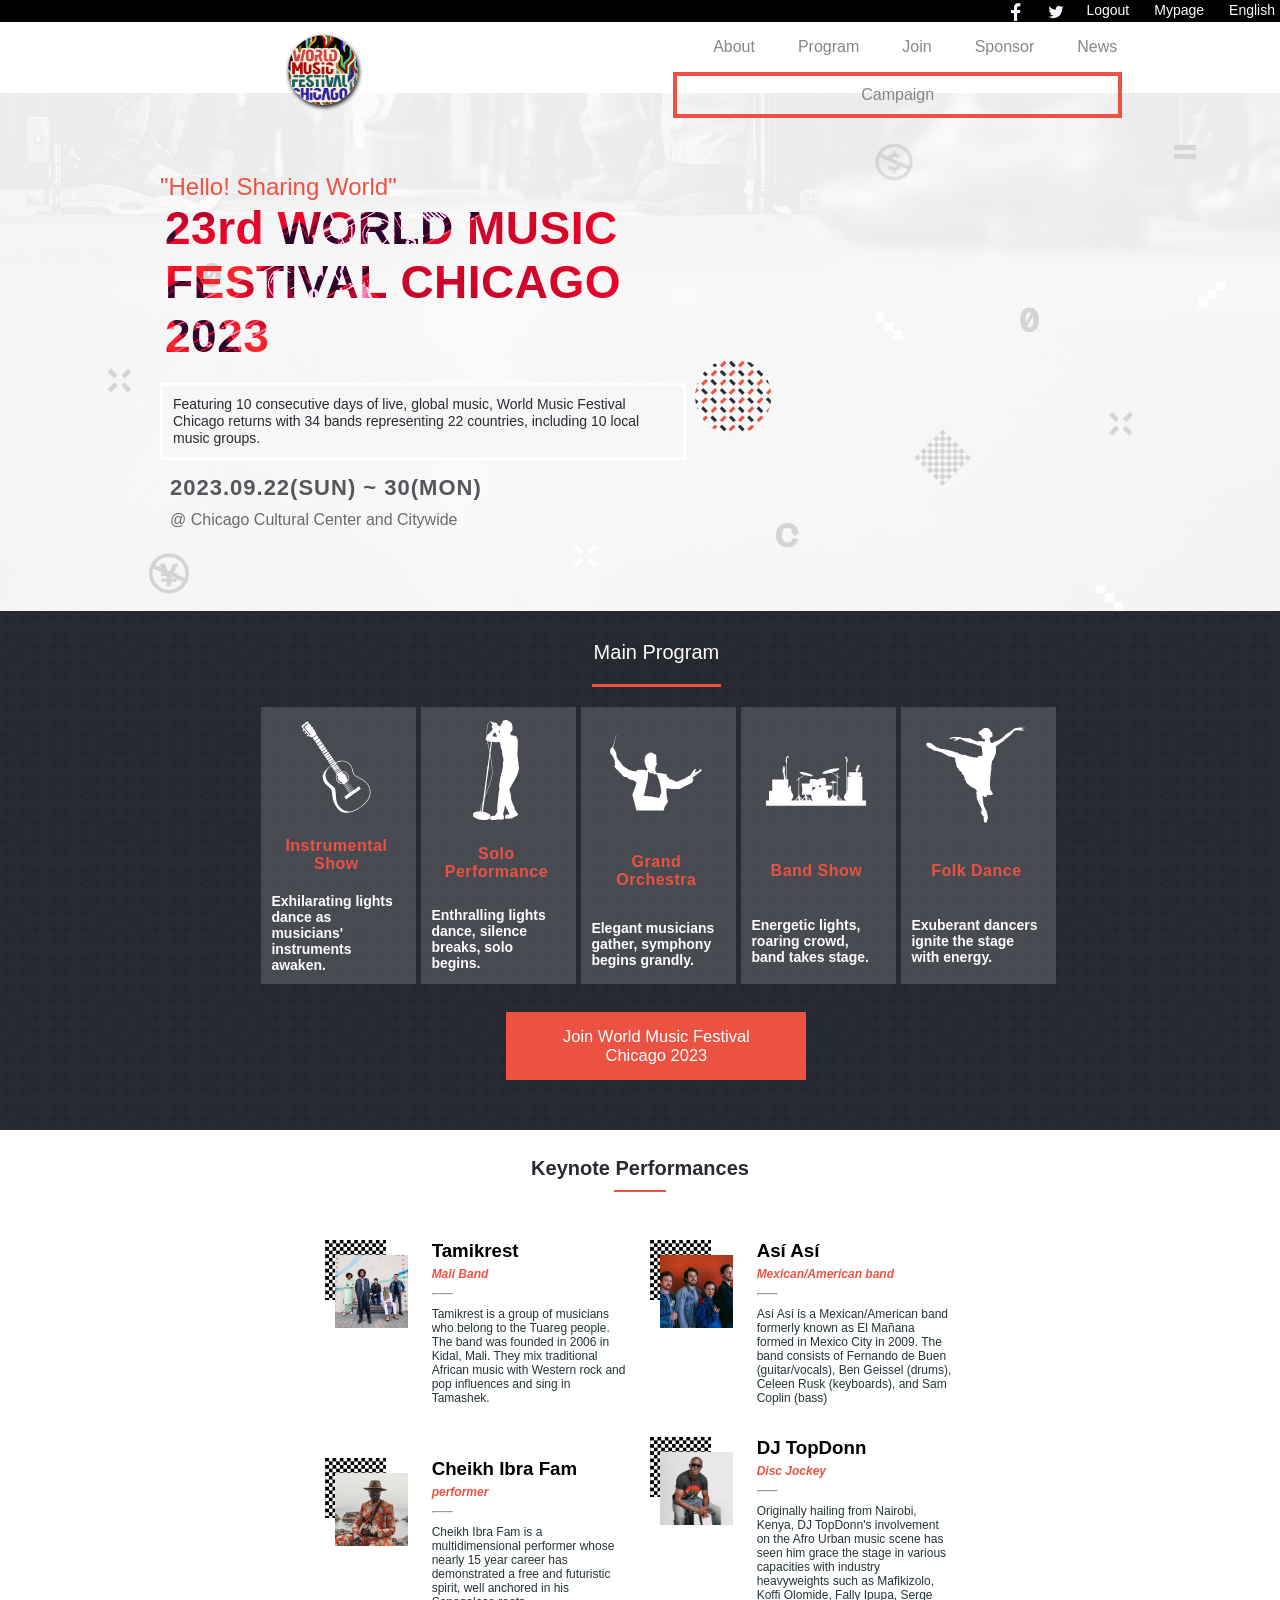
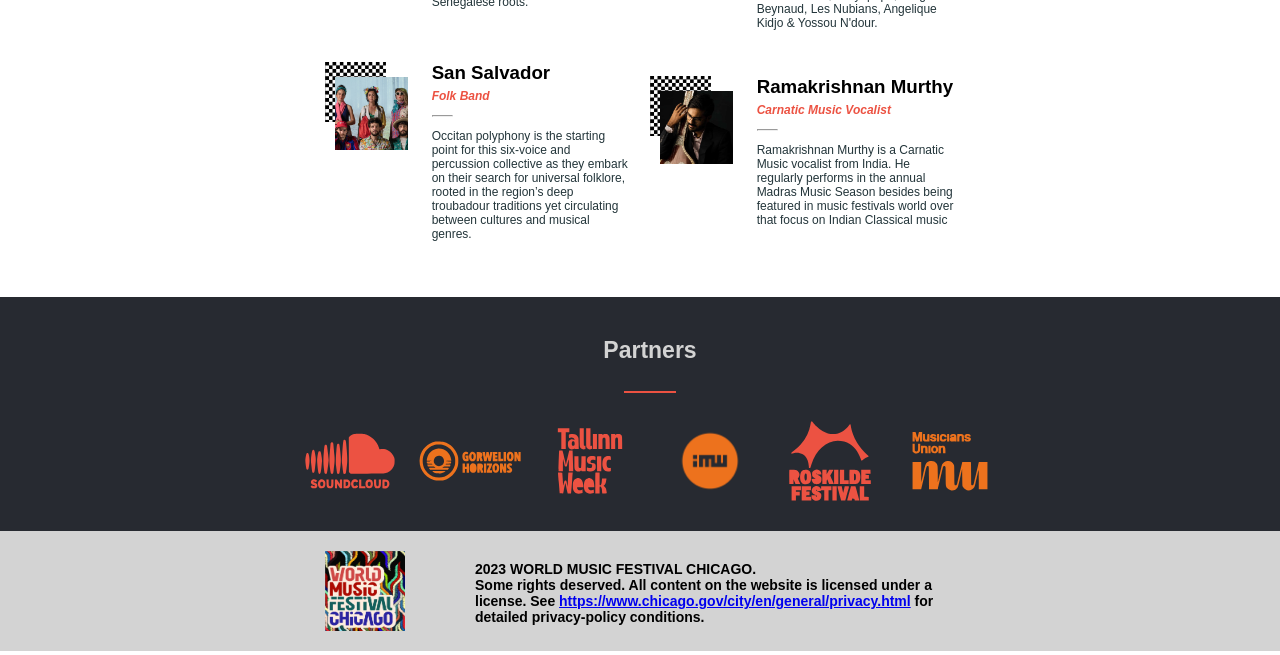
<file: index.html>
<!DOCTYPE html>
<html>
<head>
    <meta charset='utf-8'>
    <meta http-equiv='X-UA-Compatible' content='IE=edge'>
    <title>WORLD MUSIC FESTIVAL CHICAGO 2023</title>
    <meta name='viewport' content='width=device-width, initial-scale=1'>
    <link rel = "icon" href ="./images/logo.png" type = "image/x-icon">
    <link rel='stylesheet' type='text/css' media='screen' href='styles/home-styles.css'>
    <link rel='stylesheet' type='text/css' media='screen' href='styles/desktop-styles.css'>
    <link rel="preconnect" href="https://fonts.googleapis.com">
    <link rel="preconnect" href="https://fonts.gstatic.com" crossorigin>
    <link href="https://fonts.googleapis.com/css2?family=Inter:wght@400;500;600;700;800&display=swap" rel="stylesheet">
    <link href="https://fonts.cdnfonts.com/css/cocogoose" rel="stylesheet">
</head>
<body>
    <header class="nav-container">
        <img src="./images/mobile_menu.png" class="nav-icon" alt="Nav-bar Hamburger">
        <div class="log">
            <span></span>
            <div class="log-link-container">     
                <ul>
                    <li><a href="https://facebook.com"> <img src="images/facebook.png" alt=""></a></li>
                    <li><a href="https://twitter.com"><img src="images/twitter.png" alt=""></a></li>
                    <li><a href="#">Logout</a></li>
                    <li><a href="#">Mypage</a></li>
                    <li><a href="#">English</a></li>
                </ul>
            </div>
        </div>
            <nav class="nav-bar">
                <a href="index.html"><img src="images/wmflogo.jpg" alt="logo"></a>
                <div class="nav-link-container">
                    <ul>
                        <li><a href="about.html">About</a></li>
                        <li><a href="#">Program</a></li>
                        <li><a href="#">Join</a></li>
                        <li><a href="#">Sponsor</a></li>
                        <li><a href="#">News</a></li>
                    </ul>
                        <span class="campaign"><a href="#">Campaign</a></span>
                </div>
            </nav>
    </header>
    <main>
        <div class="mobile-menu-container">
            <div class="header-mobile">
                <div class="cross"></div>
                <nav class="nav-mobile">
                    <ul>
                        <li><a href="index.html">Home</a></li>
                        <li><a href="about.html">About</a></li>
                        <li><a href="#">Program</a></li>
                        <li><a href="#">Join</a></li>
                        <li><a href="#">Sponsor</a></li>
                        <li><a href="#">News</a></li>
                    </ul>
                </nav>
            </div>
        </div>
        <section class="home">
            <div class="home-container">
                <h2>"Hello! Sharing World"</h2>
                <div class="headline-container">
                    <h1 class="home-headline">23rd WORLD MUSIC FESTIVAL CHICAGO 2023</h1>
                </div>
                <div class="details">
                    <p>Featuring 10 consecutive days of live, global music, World Music Festival Chicago returns with 34 bands representing 22 countries, including 10 local music groups.</p>
                </div>
                <div class="date">
                    <p> 2023.09.22(SUN) ~ 30(MON)</p>
                </div>
                <div class="place">
                    <p>@ Chicago Cultural Center and Citywide</p>
                </div>
            </div>
        </section>
        <section class="main-program">
            <h2>Main Program</h2>
            <img src="./images/separetor.png" class="separator" alt="">
            <div class="event-container">
                <div class="event">
                    <div class="event-details">
                        <img src="./images/instrumental.svg" alt="instrumental-1" class="event-icon">
                        <h4>Instrumental Show</h4>
                        <p>Exhilarating lights dance as musicians' instruments awaken.</p>
                    </div>
                </div>
                <div class="event">
                    <div class="event-details">
                        <img src="./images/solo.svg" alt="" class="event-icon">
                        <h4>Solo Performance</h4>
                        <p>Enthralling lights dance, silence breaks, solo begins.</p>
                    </div>
                </div>
                <div class="event">
                    <div class="event-details">
                        <img src="./images/conductor-1.svg" alt="" class="event-icon">
                        <h4>Grand Orchestra</h4>
                        <p>Elegant musicians gather, symphony begins grandly.</p>
                    </div>
                </div>
                <div class="event">
                    <div class="event-details">
                        <img src="./images/band.svg" alt="" class="event-icon">
                        <h4>Band Show</h4>
                        <p>Energetic lights, roaring crowd, band takes stage.</p>
                    </div>
                </div>
                <div class="event">
                    <div class="event-details">
                        <img src="./images/dance.svg" alt="" class="event-icon">
                        <h4>Folk Dance</h4>
                        <p>Exuberant dancers ignite the stage with energy.</p>
                    </div>
                </div>
            </div>
            <button class="join-btn">Join World Music Festival Chicago 2023</button>
        </section>
        <section class="feature">
            <h2 class="performers-title">Keynote Performances</h2>
            <hr class="underline">
            <div class="performer-container">  
            <div class="performer">
                    <div class="performer-photo-container">
                        <img src="./images/Tamikrest.jpg" alt="performer-photo" class="performer-img">
                    </div>
                    <div class="performer-text-container">   
                        <h3 class="performer-name">Tamikrest</h3>
                        <p class="performer-type">Mali Band</p>
                        <hr class="dash"> 
                        <p class="performer-intro">Tamikrest is a group of musicians who belong to the Tuareg people. The band was founded in 2006 in Kidal, Mali. They mix traditional African music with Western rock and pop influences and sing in Tamashek.</p>
                    </div> 
                </div>
              
            <div class="performer">
                    <div class="performer-photo-container">
                        <img src="./images/AsíAsí.jpg" alt="performer-photo" class="performer-img">
                    </div>
                    <div class="performer-text-container">   
                        <h3 class="performer-name">Así Así</h3>
                        <p class="performer-type">Mexican/American band</p>
                        <hr class="dash"> 
                        <p class="performer-intro">Así Así is a Mexican/American band formerly known as El Mañana formed in Mexico City in 2009. The band consists of Fernando de Buen (guitar/vocals), Ben Geissel (drums), Celeen Rusk (keyboards), and Sam Coplin (bass)</p>
                    </div> 
                </div>
              
            <div class="performer">
                    <div class="performer-photo-container">
                        <img src="./images/CheikhIbraFam.jpg" alt="performer-photo" class="performer-img">
                    </div>
                    <div class="performer-text-container">   
                        <h3 class="performer-name">Cheikh Ibra Fam</h3>
                        <p class="performer-type">performer</p>
                        <hr class="dash"> 
                        <p class="performer-intro">Cheikh Ibra Fam is a multidimensional performer whose nearly 15 year career has demonstrated a free and futuristic spirit, well anchored in his Senegalese roots.</p>
                    </div> 
                </div>
              
            <div class="performer">
                    <div class="performer-photo-container">
                        <img src="./images/topdonn.jpg" alt="performer-photo" class="performer-img">
                    </div>
                    <div class="performer-text-container">   
                        <h3 class="performer-name">DJ TopDonn</h3>
                        <p class="performer-type">Disc Jockey</p>
                        <hr class="dash"> 
                        <p class="performer-intro">Originally hailing from Nairobi, Kenya, DJ TopDonn's involvement on the Afro Urban music scene has seen him grace the stage in various capacities with industry heavyweights such as Mafikizolo, Koffi Olomide, Fally Ipupa, Serge Beynaud, Les Nubians, Angelique Kidjo & Yossou N'dour.</p>
                    </div> 
                </div>
              
            <div class="performer">
                    <div class="performer-photo-container">
                        <img src="./images/SanSalvador.jpg" alt="performer-photo" class="performer-img">
                    </div>
                    <div class="performer-text-container">   
                        <h3 class="performer-name">San Salvador</h3>
                        <p class="performer-type">Folk Band</p>
                        <hr class="dash"> 
                        <p class="performer-intro">Occitan polyphony is the starting point for this six-voice and percussion collective as they embark on their search for universal folklore, rooted in the region’s deep troubadour traditions yet circulating between cultures and musical genres. </p>
                    </div> 
                </div>
              
            <div class="performer">
                    <div class="performer-photo-container">
                        <img src="./images/rammurthy.jpg" alt="performer-photo" class="performer-img">
                    </div>
                    <div class="performer-text-container">   
                        <h3 class="performer-name">Ramakrishnan Murthy</h3>
                        <p class="performer-type">Carnatic Music Vocalist</p>
                        <hr class="dash"> 
                        <p class="performer-intro">Ramakrishnan Murthy is a Carnatic Music vocalist from India. He regularly performs in the annual Madras Music Season besides being featured in music festivals world over that focus on Indian Classical music</p>
                    </div> 
                </div>
            <div class="more-btn-container">
                <button class="moreBtn">More <span class="btnIcon">^</span> </button>
            </div>
        </div>
    </section>
    <section class="sponsers-sect">
        <h2 class="sponsers-title">Partners</h2>
        <img src="images/separetor.png" alt="underline" class="underline">
        <div class="sponsers-div">
            <img src="./images/soundcloud_logo.svg" alt="sponser-logo" class="sponser-logo">
            <img src="./images/gorwelionhorizons_logo.svg" alt="sponser-logo" class="sponser-logo">
            <img src="./images/tmw.svg" alt="sponser-logo" class="sponser-logo">
            <img src="./images/imw_logo.png" alt="sponser-logo" class="sponser-logo">
            <img src="./images/roskildefestival_logo.svg" alt="sponser-logo" class="sponser-logo">
            <img src="./images/themusiciansunion_logo.svg" alt="sponser-logo" class="sponser-logo">
        </div>
      </div>
    </section>
</main>
    <footer>
        <div class="footer-container">
            <div class="footer-logo-container">
              <a href="index.html"><img src="./images/wmflogo.jpg" alt="logo" class="footer-logo"></a>
            </div>
            <div class="footer-details">2023 WORLD MUSIC FESTIVAL CHICAGO.
              <br>
              Some rights deserved. All content on the website is licensed under a license. See <span><a href="https://www.chicago.gov/city/en/general/privacy.html" class="privacy-link">https://www.chicago.gov/city/en/general/privacy.html</a></span> for detailed privacy-policy conditions.</div>
          </div>
        </div>
    </footer>
    <script src="main.js"></script>
</body>
</html>
</file>
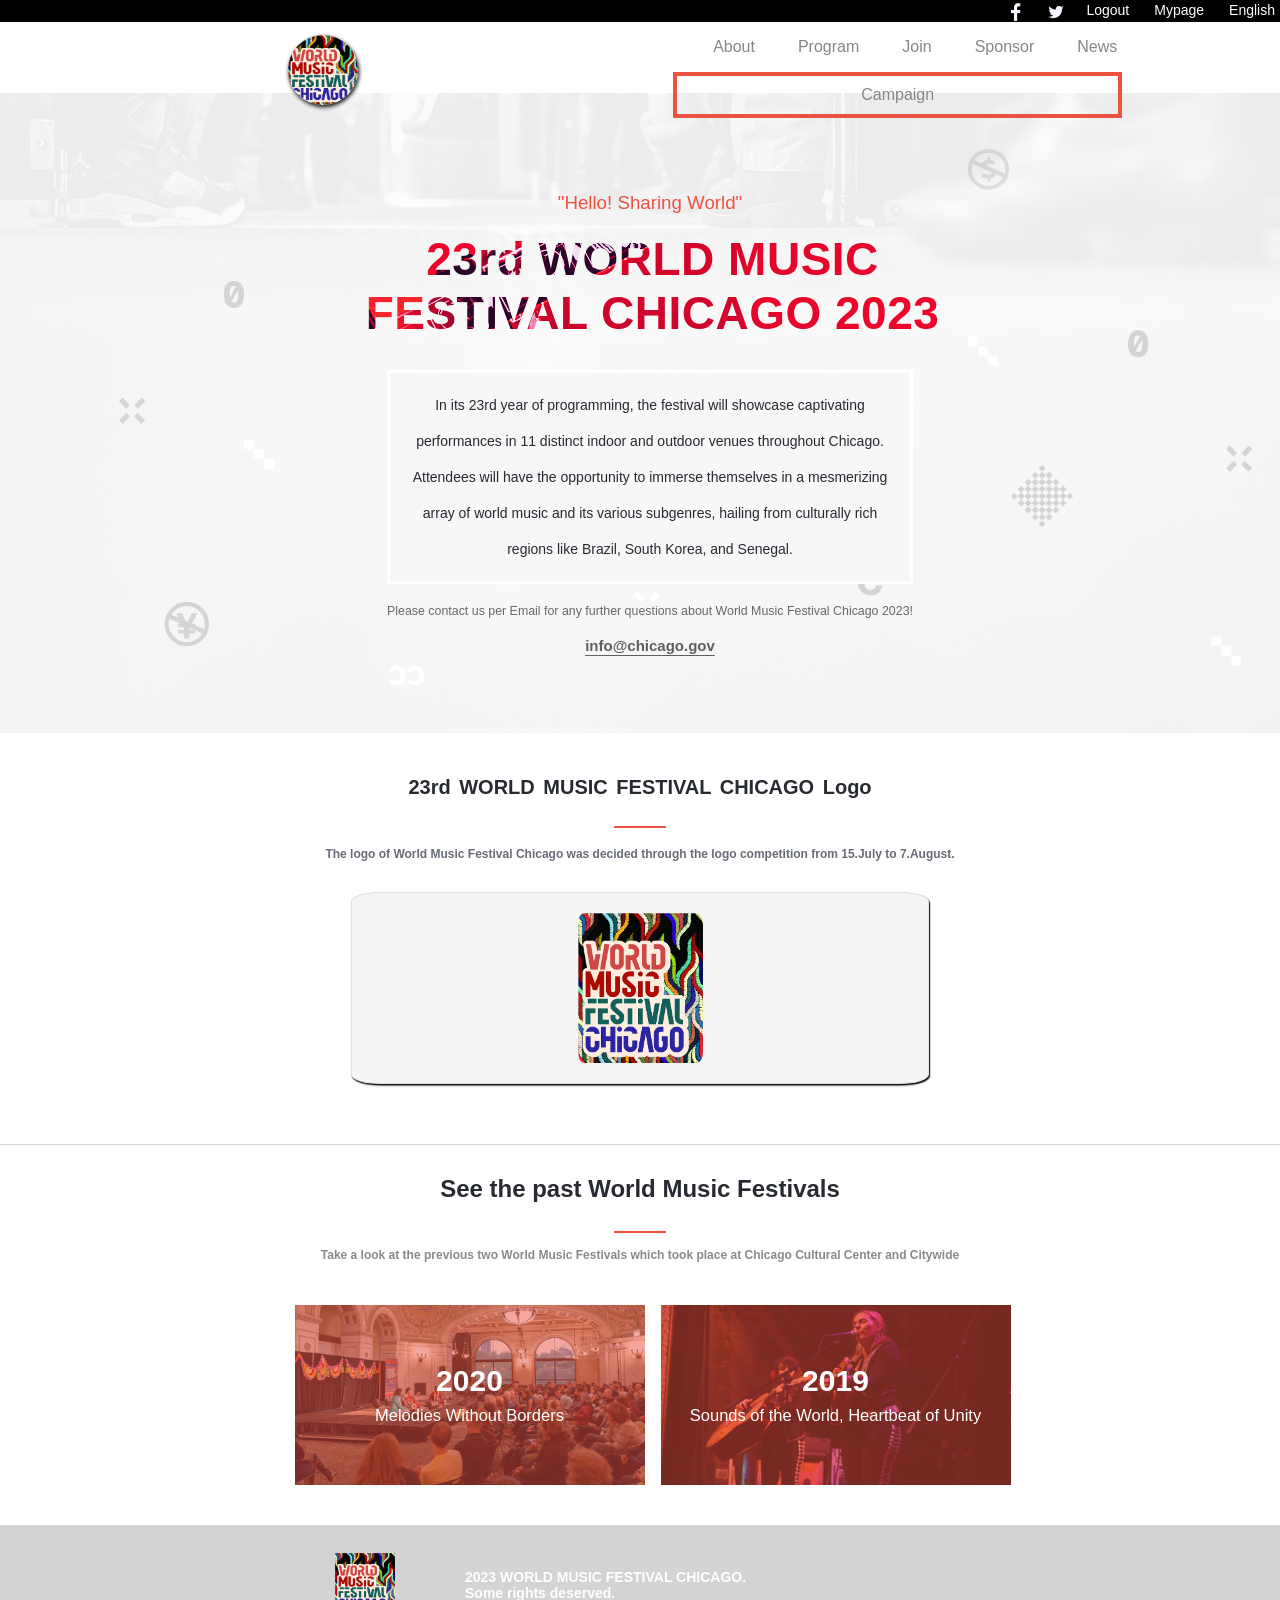
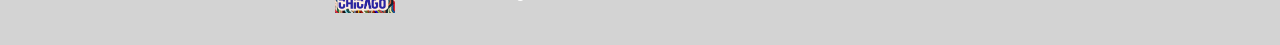
<file: about.html>
<!DOCTYPE html>
<html>
<head>
    <meta charset='utf-8'>
    <meta http-equiv='X-UA-Compatible' content='IE=edge'>
    <title>WORLD MUSIC FESTIVAL CHICAGO 2023</title>
    <meta name='viewport' content='width=device-width, initial-scale=1'>
    <link rel = "icon" href ="./images/logo.png" type = "image/x-icon">
    <link rel='stylesheet' type='text/css' media='screen' href='styles/about-styles.css'>
    <link rel='stylesheet' type='text/css' media='screen' href='styles/desktop-styles.css'>
    <link rel="preconnect" href="https://fonts.googleapis.com">
    <link rel="preconnect" href="https://fonts.gstatic.com" crossorigin>
    <link href="https://fonts.googleapis.com/css2?family=Inter:wght@400;500;600;700;800&display=swap" rel="stylesheet">
    <link href="https://fonts.cdnfonts.com/css/cocogoose" rel="stylesheet">
</head>
<body>
  <header class="nav-container">
    <img src="./images/mobile_menu.png" class="nav-icon" alt="Nav-bar Hamburger">
    <div class="log">
        <span></span>
        <div class="log-link-container">     
            <ul>
                <li><a href="https://facebook.com"> <img src="images/facebook.png" alt=""></a></li>
                <li><a href="https://twitter.com"><img src="images/twitter.png" alt=""></a></li>
                <li><a href="#">Logout</a></li>
                <li><a href="#">Mypage</a></li>
                <li><a href="#">English</a></li>
            </ul>
        </div>
      </div>
          <nav class="nav-bar">
              <a href="index.html"><img src="images/wmflogo.jpg" alt="logo"></a>
              <div class="nav-link-container">
                  <ul>
                      <li><a href="about.html">About</a></li>
                      <li><a href="#">Program</a></li>
                      <li><a href="#">Join</a></li>
                      <li><a href="#">Sponsor</a></li>
                      <li><a href="#">News</a></li>
                  </ul>
                      <span class="campaign"><a href="#">Campaign</a></span>
              </div>
            </nav>
    </header>
    <main>
      <div class="mobile-menu-container">
        <div class="header-mobile">
            <div class="cross"></div>
            <nav class="nav-mobile">
              <ul>
                <li><a href="index.html">Home</a></li>
                <li><a href="about.html">About</a></li>
                <li><a href="#">Program</a></li>
                <li><a href="#">Join</a></li>
                <li><a href="#">Sponsor</a></li>
                <li><a href="#">News</a></li>
              </ul>
            </nav>
        </div>
    </div>
        <section class="home">
            <h3>"Hello! Sharing World"</h3>
            <div class="headline-container">
                <h1 class="home-headline">23rd WORLD MUSIC FESTIVAL CHICAGO 2023</h1>
            </div>
            <div class="details">
                <p>In its 23rd year of programming, the festival will showcase captivating performances in 11 distinct indoor and outdoor venues throughout Chicago. Attendees will have the opportunity to immerse themselves in a mesmerizing array of world music and its various subgenres, hailing from culturally rich regions like Brazil, South Korea, and Senegal.</p>
            </div>
            <div class="contact-txt">
                <P>Please contact us per Email for any further questions about World Music Festival Chicago 2023!</P>
            </div>
            <div class="email">
                <p>info@chicago.gov</p>
            </div>
        </section>
        <section class="event-logo">
            <h2 class="logo-title">23rd WORLD MUSIC FESTIVAL CHICAGO Logo</h2>
            <img src="./images/separetor.png" alt="underline" class="underline">
            <p class="logo-info">The logo of World Music Festival Chicago was decided through the logo competition from 15.July to 7.August.</p>
            <div class="logo">
                <img src="./images/wmflogo.jpg" alt="logo">
            </div>
          </section>
          <section class="prev">
            <h2 class="prev-festive">See the past World Music Festivals</h2>
            <img src="images/separetor.png" alt="underline" class="underline">
            <p class="prev-text">Take a look at the previous two World Music Festivals which took place at Chicago Cultural Center and Citywide</p>
            <div class="prev-photos">
                <div class="prev-img-container">
                  <div class="prev-img-overlay">
                    <div class="prev-img-texts">
                      <h2 class="prev-img-year">2020</h2>
                      <p class="prev-img-info">Melodies Without Borders</p>
                    </div>
                  </div>
                </div>  
                <div class="prev-img-container">
                  <div class="prev-img-overlay">
                    <div class="prev-img-texts">
                      <h2 class="prev-img-year">2019</h2>
                      <p class="prev-img-info">Sounds of the World, Heartbeat of Unity</p>
                    </div>
                  </div>
                </div>
              </div>
          </section>
            <section class="sponsers-sect">
              <h2 class="sponsers-title">Partners</h2>
              <img src="images/separetor.png" alt="underline" class="underline">
              <div class="sponsers-div">
                  <img src="./images/soundcloud_logo.svg" alt="sponser-logo" class="sponser-logo">
                  <img src="./images/gorwelionhorizons_logo.svg" alt="sponser-logo" class="sponser-logo">
                  <img src="./images/tmw.svg" alt="sponser-logo" class="sponser-logo">
                  <img src="./images/imw_logo.png" alt="sponser-logo" class="sponser-logo">
                  <img src="./images/roskildefestival_logo.svg" alt="sponser-logo" class="sponser-logo">
                  <img src="./images/themusiciansunion_logo.svg" alt="sponser-logo" class="sponser-logo">
              </div>
            </div>
          </section>
        </main>
          <footer>
            <div class="footer-container">
                <div class="footer-logo-container">
                  <a href="index.html"><img src="./images/wmflogo.jpg" alt="logo" class="footer-logo"></a>
                </div>
                <div class="footer-details">2023 WORLD MUSIC FESTIVAL CHICAGO.
                  <br>
                  Some rights deserved.
              </div>
            </div>
        </footer>

        <script src="main.js"></script>
</body>
</html>
</file>
<file: styles/home-styles.css>
body {
  background: none;
  margin: 0;
}

.nav-container {
  display: none;
  display: flex;
  flex-direction: column;
  background: none;
  height: 0;
}

.nav-container ul {
  display: flex;
  list-style-type: none;
}

.nav-container ul a {
  color: black;
  text-decoration: none;
  margin-right: 5px;
}

.log {
  display: none;
}

.nav-icon {
  width: 33px;
  height: 29px;
  padding: 15px;
}

.home {
  color: #ec5242;
  padding-top: 80px;
  padding-left: 10px;
  background: url(../images/home-bg.jpg);
  background-repeat: no-repeat;
  background-size: cover;
  width: 101%;
  padding-right: 10px;
}

.home h2 {
  font-weight: lighter;
  margin: 0;
}

.headline-container {
  -webkit-background-clip: text;
  -webkit-text-fill-color: transparent;
  background-image: url(../images/textBg.jpg);
  width: 300px;
}

.home-headline {
  letter-spacing: 0.5px;
  font-size: 40px;
  font-weight: 900;
  margin: 0 0 10px 5px;
}

.details {
  color: #272a31;
  border: 3px solid white;
  padding: 10px;
  font-weight: 400;
  font-size: 12px;
  line-height: 17px;
  margin-top: 20px;
  width: 320px;
}

.details p {
  margin: 0;
}

.date {
  color: #272a31c8;
  font-weight: 900;
  font-size: 22px;
  margin: 15px 0 10px 10px;
  letter-spacing: 1px;
}

.date p {
  margin: 0;
}

.place {
  margin-left: 10px;
  color: #272a31af;
  height: 70px;
}

.place p {
  margin: 0;
}

.main-program {
  display: flex;
  flex-direction: column;
  align-items: center;
  width: 101%;
  color: #fff;
  padding: 0 10px;
  background-image: url(../images/cross.svg);
  background-size: 30px;
  background-color: #272a31;
}

.main-program h2 {
  font-size: 20px;
  font-weight: lighter;
  margin-top: 30px;
  margin-bottom: 20px;
}

.event-container {
  display: grid;
  grid-template-columns: repeat(1, minmax(350px, auto));
  grid-template-rows: repeat(5, 120px);
  row-gap: 10px;
}

.event {
  display: grid;
  grid-auto-flow: column;
  background-color: #ffffff27;
  padding: 10px;
  width: 95%;
  gap: 10px;
  height: 100px;
}

.separator {
  width: 10%;
  height: 3px;
  background: #ec5242;
  border: none;
  margin-bottom: 20px;
}

.event-details {
  display: grid;
  grid-template-columns: repeat(3, minmax(95px, auto));
  justify-items: center;
  align-items: center;
  text-align: center;
  gap: 20px;
}

.event h4 {
  color: #ec5242;
  font-weight: 900;
  margin: 0;
  letter-spacing: 0.5px;
}

.event p {
  text-align: left;
  margin: 0;
  font-size: 14px;
  font-weight: 600;
}

.event-icon {
  width: 100px;
  height: 100px;
}

.join-btn {
  width: 300px;
  height: 68px;
  display: flex;
  justify-content: center;
  align-items: center;
  background-color: #ec5242;
  margin-top: 35px;
  margin-bottom: 50px;
  padding: 20px 50px;
  font-size: 16.5px;
  color: #fff;
  border: none;
}

.feature {
  display: flex;
  flex-direction: column;
  align-items: center;
  justify-content: center;
  margin-top: 14px;
}

.feature h2 {
  margin: 10px 0 0 0;
}

.underline {
  width: 10%;
  height: 3px;
  background: #ec5242;
  border: none;
  margin: 12px 0;
}

.performer-container {
  display: flex;
  flex-direction: column;
  align-items: center;
  justify-content: center;
  margin-top: 30px;
}

.performers-title {
  color: #272a31;
  font-style: normal;
  font-weight: 600;
  font-size: 20px;
  line-height: 28px;
}

.performer {
  display: flex;
  justify-content: center;
  width: 90%;
  background-image: url(../images/blacknwhite.jpg);
  background-position-y: top;
  background-position-x: left;
  background-repeat: no-repeat;
  background-size: 20%;
  margin-bottom: 10px;
}

.performer-photo-container {
  display: flex;
  flex-direction: column;
  justify-content: center;
  align-items: center;
  width: 30%;
  height: 30%;
}

.performer-img {
  align-self: flex-start;
  box-sizing: border-box;
  padding-left: 10px;
  padding-top: 15px;
  width: 91%;
  max-width: 190px;
}

.performer-text-container {
  display: flex;
  flex-direction: column;
  justify-content: center;
  margin-left: 15px;
  width: 65%;
}

.performer-text-container h3 {
  margin: 0;
}

.performer-type {
  margin-top: 5px;
  font-size: 12px;
  font-weight: 700;
  color: #ec5242;
  font-style: italic;
}

.performer-container .performer:nth-child(3) {
  display: none;
}

.performer-container .performer:nth-child(4) {
  display: none;
}

.performer-container .performer:nth-child(5) {
  display: none;
}

.performer-container .performer:nth-child(6) {
  display: none;
}

.performer-intro {
  font-weight: normal;
  font-size: 12px;
  color: rgb(35, 53, 58);
}

.more-btn-container {
  display: flex;
  justify-content: center;
  width: 90%;
  margin-left: 20px;
  margin-bottom: 20px;
}

.moreBtn {
  font-size: 18px;
  font-weight: 700;
  width: 100%;
  max-width: 400px;
  padding: 12px 0;
  display: flex;
  justify-content: center;
  margin-top: 30px;
  align-items: center;
}

.btnIcon {
  color: #ec5242;
  padding-top: 5px;
  margin-left: 5px;
  transform: rotate(45deg);
  -webkit-transform: rotate(180deg);
  font-size: 27px;
}

.dash {
  margin: 0;
  width: 10%;
}

.sponsers-sect {
  display: none;
}

footer {
  display: none;
}

.nav-mobile {
  margin-top: 30px;
  padding: 5px;
}

.mobile-menu-container {
  display: none;
  position: fixed;
  background-color: #ec5242;
  width: 100%;
  height: 100%;
  overflow-y: hidden;
}

.mobile-menu {
  position: fixed;
  background-color: #272a31;
  width: 100%;
  height: 96%;
  font-family: 'Lato', sans-serif;
  font-style: normal;
  font-weight: 600;
  font-size: 32px;
  line-height: 44px;
  border-radius: 0 0 40px 40px;
  overflow-y: hidden;
}

.mobile-menu li {
  padding: 16px;
  list-style-type: none;
}

.mobile-menu li a {
  color: #fff;
  text-decoration: none;
}

.cross {
  display: none;
  float: right;
  background-image: url(../images/cancel-icon.png);
  background-repeat: no-repeat;
  background-size: contain;
  background-position: top right;
  width: 30px;
  height: 30px;
  margin: 40px;
}

* {
  font-family: 'Lato', sans-serif;
}

@media screen and (min-width: 767px) {
  .sponsers-sect {
    display: flex;
    width: 100%;
    background-color: #272a31;
    color: white;
    flex-direction: column;
    align-items: center;
    justify-content: center;
    padding: 10px;
    margin-top: 34px;
  }

  .sponsers-title {
    text-align: center;
    margin-top: 30px;
    font-size: 23px;
    font-weight: 600;
    color: #d3d3d3;
  }

  .sponsers-div {
    display: flex;
    justify-content: center;
    flex-wrap: wrap;
  }

  .sponser-logo {
    width: 120px;
    height: 120px;
  }

  footer {
    display: block;
    width: 100%;
    height: 120px;
    background: #d3d3d3;
    padding-right: 20px;
  }

  .footer-logo-container {
    margin-right: 50px;
  }

  footer img {
    padding: 20px;
    width: 80px;
    height: 80px;
  }

  .footer-container {
    display: flex;
    justify-content: center;
    align-items: center;
  }

  .footer-details {
    color: #000;
    font-size: 14px;
    font-weight: 600;
    width: 500px;
  }
}

@media screen and (max-width: 768px) {
  .nav-container {
    display: block;
    visibility: hidden;
  }

  .nav-icon {
    visibility: visible;
  }
}
</file>
<file: styles/desktop-styles.css>
@media screen and (min-width: 769px) {
  body {
    overflow-x: hidden;
  }

  header img {
    display: none;
  }

  header .log img {
    display: block;
    width: 20px;
    height: 20px;
  }

  .log {
    display: flex;
    justify-content: right;
    height: 22px;
    background: black;
    color: white;
    width: 100%;
    padding-right: 20px;
  }

  header .nav-bar ul {
    gap: 38px;
  }

  .nav-container {
    display: block;
    width: 100%;
    height: 93px;
  }

  .campaign a {
    color: #868686;
    text-decoration: none;
  }

  header .nav-bar ul a {
    color: #868686;
  }

  .nav-container .log ul {
    list-style-type: none;
    font-size: 14px;
    margin: 0;
    padding-top: 2px;
    gap: 20px;
  }

  .nav-container .log ul a {
    color: white;
    text-decoration: none;
    margin-right: 5px;
  }

  .campaign {
    display: flex;
    align-items: center;
    justify-content: center;
    border: 4px solid #ec5242;
    padding: 10px;
  }

  header .nav-bar {
    display: flex;
    align-items: center;
    justify-content: space-around;
    font-size: 16px;
  }

  header .nav-bar img {
    display: flex;
    margin-left: 130px;
    width: 70px;
    height: 70px;
    border-radius: 50%;
    box-shadow: 1px 2px 4px black;
  }

  .home {
    color: #ec5242;
    background: url(../images/desktop-bg.png);
    background-repeat: no-repeat;
    background-size: cover;
    width: 100%;
    padding-right: 10px;
  }

  .home-headline {
    font-size: 46px;
  }

  .home-container {
    margin-left: 150px;
  }

  .headline-container {
    -webkit-background-clip: text;
    -webkit-text-fill-color: transparent;
    background-image: url(../images/textBg.jpg);
    width: 50%;
  }

  .details {
    font-size: 14px;
    width: 500px;
    background: #f7f7f8;
  }

  .place {
    margin-left: 10px;
    color: #272a31af;
    height: 100px;
  }

  .event-container {
    display: grid;
    grid-template-columns: repeat(5, minmax(120px, 1fr));
    grid-template-rows: repeat(1, 270px);
    column-gap: 10px;
  }

  .event {
    display: grid;
    grid-auto-flow: row;
    background-color: #ffffff27;
    padding: 10px;
    width: 90%;
    height: 95%;
  }

  .event-details {
    display: grid;
    grid-template-columns: repeat(1, 130px);
    justify-items: center;
    align-items: center;
    text-align: center;
  }

  .performer-container {
    display: flex;
    flex-direction: row;
    align-items: center;
    justify-content: center;
    margin-top: 30px;
    width: 65%;
    flex-wrap: wrap;
  }

  .performer {
    display: flex;
    justify-content: center;
    width: 305px;
    background-image: url(../images/blacknwhite.jpg);
    background-position-y: top;
    background-position-x: left;
    background-repeat: no-repeat;
    background-size: 20%;
    margin: 10px;
    margin-bottom: 10px;
  }

  .performer-container .performer:nth-child(3) {
    display: flex;
  }

  .performer-container .performer:nth-child(4) {
    display: flex;
  }

  .performer-container .performer:nth-child(5) {
    display: flex;
  }

  .performer-container .performer:nth-child(6) {
    display: flex;
  }

  .more-btn-container {
    display: none;
  }

  .underline {
    width: 4%;
    height: 2px;
    background: #ec5242;
    border: none;
    margin: 8px 0;
  }
}
</file>
<file: styles/about-styles.css>
@import url(./desktop-styles.css);
@import url(./home-styles.css);

body {
  background: none;
  margin: 0;
  padding: 0;
}

.home {
  display: flex;
  flex-direction: column;
  justify-content: center;
  background: url(../images/about-bg.jpg);
  background-repeat: no-repeat;
  background-size: cover;
  align-items: center;
  color: #ec5242;
  width: 101%;
  margin: 0;
}

.home h3 {
  font-weight: lighter;
}

header img {
  display: block;
}

.headline-container {
  width: 90%;
}

.home-headline {
  text-align: center;
  font-size: 28px;
}

.details {
  text-align: center;
  font-size: 14px;
  line-height: 4vh;
  background: #f5f5f5;
}

.contact-txt {
  margin: 0 auto;
  margin-top: 5px;
  font-size: 12.4px;
  line-height: 4vh;
  text-align: center;
  color: #393939c0;
  width: 90%;
}

.email {
  text-decoration: underline;
  text-underline-position: under;
  color: #5f5f5f;
  margin: 0 auto;
  font-size: 15px;
  text-align: center;
  font-weight: 800;
  height: 100px;
}

.prev-img-texts h2,
p {
  margin: 0;
  padding: 4px;
}

.email p {
  margin: 0;
}

.event-logo {
  display: flex;
  flex-direction: column;
  align-items: center;
  justify-content: center;
  margin-top: 20px;
  padding-bottom: 60px;
  border-bottom: 1.5px solid #d3d3d3;
}

.logo-title {
  text-align: center;
  color: #272a31;
  font-size: 20px;
  word-spacing: 3px;
  font-weight: 600;
  line-height: 28px;
  width: 80%;
  margin-top: 20px;
}

.logo-info {
  text-align: center;
  color: #454a56cf;
  padding: 0 20px;
  font-weight: 700;
  font-size: 12px;
  line-height: 4vh;
}

footer img {
  padding: 20px;
  width: 60px;
  height: 60px;
}

.logo {
  display: flex;
  justify-content: center;
  background: #f5f5f5;
  margin-top: 20px;
  width: 90%;
  border: 1px solid #d3d3d3a3;
  border-radius: 5%;
  box-shadow: 1px 1.5px 1.5px black;
}

.logo img {
  padding: 20px;
  width: 125px;
  height: 150px;
  border-radius: 16%;
}

.prev {
  display: flex;
  flex-direction: column;
  justify-content: center;
  align-items: center;
}

.prev-festive {
  font-size: 24px;
  font-style: normal;
  font-weight: 700;
  color: #272a31;
  text-align: center;
  margin-top: 30px;
  width: 80%;
  line-height: 28px;
}

.prev-text {
  text-align: center;
  font-style: normal;
  font-weight: 700;
  font-size: 12px;
  line-height: 21px;
  color: #272a318c;
  width: 90%;
}

.prev-photos {
  display: flex;
  justify-content: center;
  align-items: center;
  flex-wrap: wrap;
  gap: 1rem;
  margin-top: 35px;
  margin-left: 25px;
}

.prev-img-container {
  background-image: url(../images/wmfraga1.jpg);
  background-position: center;
  background-size: cover;
  width: 350px;
  height: 180px;
}

.prev-photos .prev-img-container:nth-child(2) {
  background-image: url(../images/wmf1.jpg);
}

.prev-img-overlay {
  display: flex;
  align-items: center;
  justify-content: center;
  height: 100%;
  background-color: #ec524280;
}

.prev-img-texts {
  display: flex;
  flex-direction: column;
  justify-content: center;
  align-items: center;
  color: #fff;
}

.prev-img-year {
  font-size: 30px;
  font-weight: 800;
}

.prev-img-info {
  font-size: 16.5px;
  font-weight: 400;
  text-align: center;
}

.sponsers-sect {
  width: 101%;
  background-color: #272a31;
  color: white;
  display: flex;
  flex-direction: column;
  align-items: center;
  justify-content: center;
  padding: 10px;
  margin-top: 34px;
}

.sponsers-title {
  text-align: center;
  margin-top: 30px;
  font-size: 23px;
  font-weight: 600;
  color: #d3d3d3;
}

.sponsers-div {
  display: flex;
  justify-content: center;
  flex-wrap: wrap;
}

.sponser-logo {
  width: 120px;
  height: 120px;
}

footer {
  display: flex;
  justify-content: space-evenly;
  width: 106.5%;
}

.footer-container {
  display: flex;
  justify-content: center;
  align-items: center;
  background: #d3d3d3;
}

@media screen and (min-width: 768px) {
  .sponsers-sect {
    display: none;
  }

  footer {
    width: 100%;
    height: 120px;
    background: #d3d3d3;
    padding-right: 20px;
  }

  .footer-logo-container {
    margin-right: 50px;
  }

  .footer-container {
    display: flex;
    justify-content: center;
    align-items: center;
  }

  .footer-details {
    color: #fff;
    font-size: 14px;
    font-weight: 600;
    width: 500px;
  }

  footer img {
    padding: 20px;
    width: 60px;
    height: 60px;
  }

  .logo {
    width: 45%;
  }

  .prev-photos {
    margin-bottom: 40px;
  }
}
</file>
